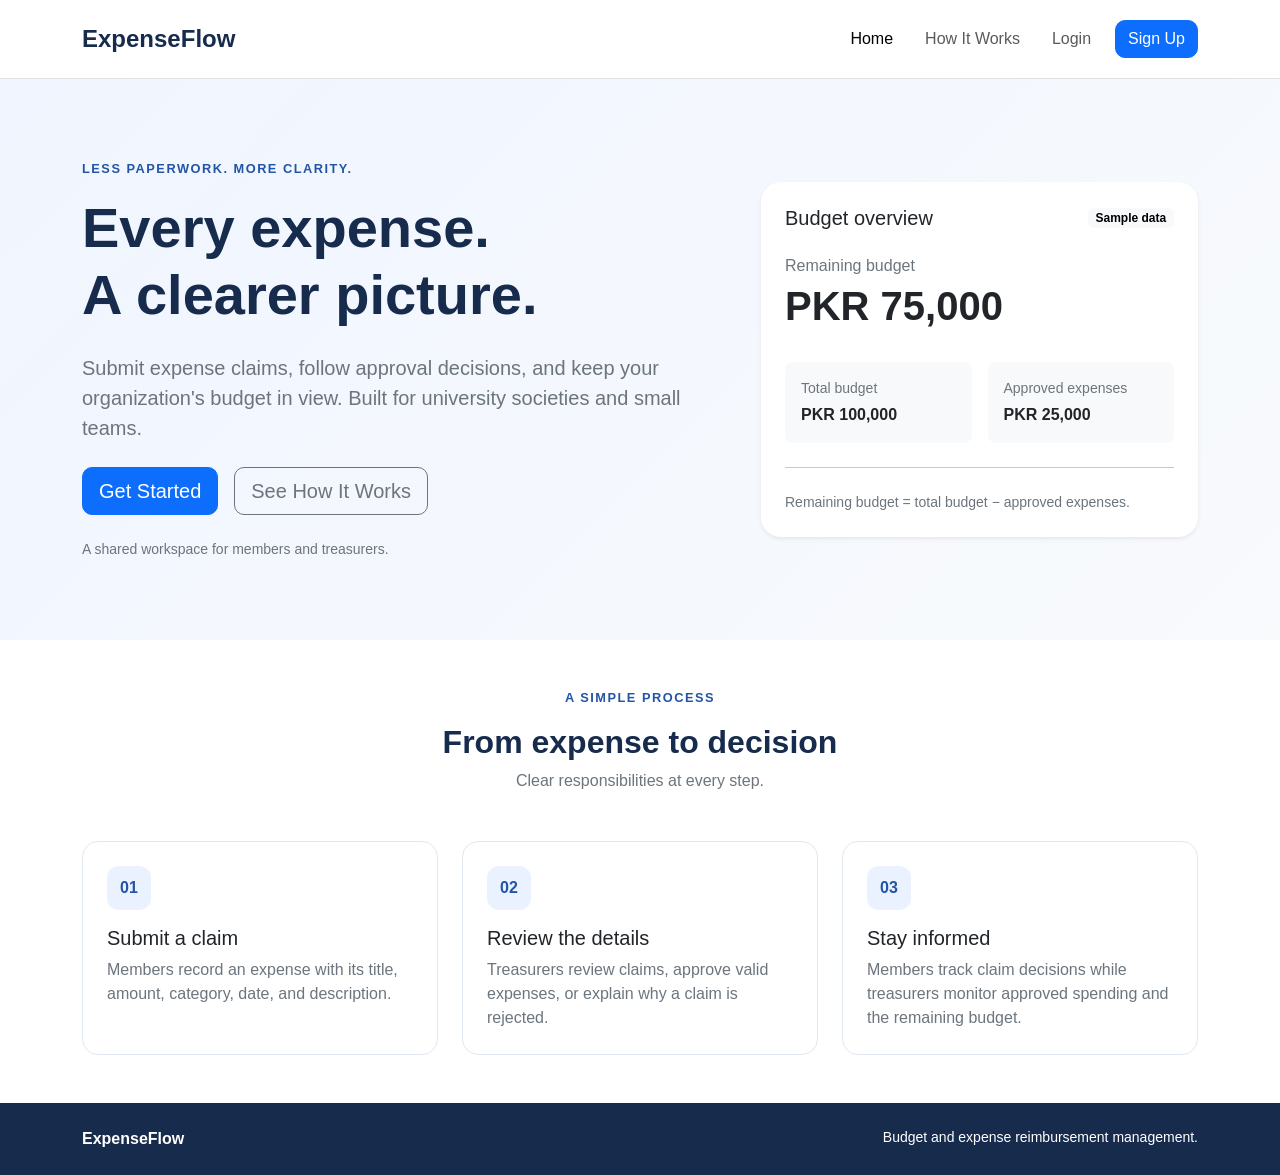
<file: index.html>
<!DOCTYPE html>
<html lang="en">
<head>
    <meta charset="UTF-8">
    <meta name="viewport" content="width=device-width, initial-scale=1.0">

    <title>ExpenseFlow | Home</title>

    <!-- Bootstrap styles -->
    <link
        href="https://cdn.jsdelivr.net/npm/bootstrap@5.3.8/dist/css/bootstrap.min.css"
        rel="stylesheet"
        integrity="sha384-sRIl4kxILFvY47J16cr9ZwB07vP4J8+LH7qKQnuqkuIAvNWLzeN8tE5YBujZqJLB"
        crossorigin="anonymous"
    >

    <!-- Our custom styles -->
    <link rel="stylesheet" href="css/style.css">
</head>

<body>
    <!-- Navigation bar -->
    <nav class="navbar navbar-expand-lg bg-white border-bottom"
         aria-label="Main navigation">
        <div class="container">
            <a class="navbar-brand fw-bold brand-text" href="index.html">
                ExpenseFlow
            </a>

            <!-- Menu button for smaller screens -->
            <button
                class="navbar-toggler"
                type="button"
                data-bs-toggle="collapse"
                data-bs-target="#mainNavbar"
                aria-controls="mainNavbar"
                aria-expanded="false"
                aria-label="Toggle navigation"
            >
                <span class="navbar-toggler-icon"></span>
            </button>

            <div class="collapse navbar-collapse" id="mainNavbar">
                <ul class="navbar-nav ms-auto align-items-lg-center gap-lg-3">
                    <li class="nav-item">
                        <a class="nav-link active"
                           href="index.html"
                           aria-current="page">
                            Home
                        </a>
                    </li>

                    <li class="nav-item">
                        <a class="nav-link" href="#how-it-works">
                            How It Works
                        </a>
                    </li>

                    <li class="nav-item">
                        <a class="nav-link" href="login.html">
                            Login
                        </a>
                    </li>

                    <li class="nav-item">
                        <a class="btn btn-primary" href="signup.html">
                            Sign Up
                        </a>
                    </li>
                </ul>
            </div>
        </div>
    </nav>

    <main>
        <!-- Main introduction -->
        <section class="hero-section">
            <div class="container">
                <div class="row align-items-center g-5">

                    <!-- Left column: introduction -->
                    <div class="col-lg-7">
                        <p class="eyebrow">
                            LESS PAPERWORK. MORE CLARITY.
                        </p>

                        <h1 class="display-4 fw-bold mb-4">
                            Every expense.<br>
                            A clearer picture.
                        </h1>

                        <p class="lead text-secondary mb-4">
                            Submit expense claims, follow approval decisions,
                            and keep your organization's budget in view.
                            Built for university societies and small teams.
                        </p>

                        <div class="d-flex flex-wrap gap-3">
                            <a href="signup.html"
                               class="btn btn-primary btn-lg">
                                Get Started
                            </a>

                            <a href="#how-it-works"
                               class="btn btn-outline-secondary btn-lg">
                                See How It Works
                            </a>
                        </div>

                        <p class="small text-secondary mt-4 mb-0">
                            A shared workspace for members and treasurers.
                        </p>
                    </div>

                    <!-- Right column: example budget -->
                    <div class="col-lg-5">
                        <div class="card budget-preview border-0 shadow-sm">
                            <div class="card-body p-4">
                                <div class="d-flex justify-content-between
                                            align-items-center gap-2 mb-4">
                                    <h2 class="h5 mb-0">Budget overview</h2>
                                    <span class="badge text-bg-light">
                                        Sample data
                                    </span>
                                </div>

                                <p class="text-secondary mb-1">
                                    Remaining budget
                                </p>
                                <p class="display-6 fw-bold">
                                    PKR 75,000
                                </p>

                                <div class="row g-3 mt-2">
                                    <div class="col-sm-6">
                                        <div class="bg-light rounded-3 p-3">
                                            <p class="small text-secondary mb-1">
                                                Total budget
                                            </p>
                                            <p class="fw-bold mb-0">
                                                PKR 100,000
                                            </p>
                                        </div>
                                    </div>

                                    <div class="col-sm-6">
                                        <div class="bg-light rounded-3 p-3">
                                            <p class="small text-secondary mb-1">
                                                Approved expenses
                                            </p>
                                            <p class="fw-bold mb-0">
                                                PKR 25,000
                                            </p>
                                        </div>
                                    </div>
                                </div>

                                <hr class="my-4">

                                <p class="small text-secondary mb-0">
                                    Remaining budget = total budget
                                    − approved expenses.
                                </p>
                            </div>
                        </div>
                    </div>

                </div>
            </div>
        </section>

        <!-- Workflow explanation -->
        <section id="how-it-works" class="py-5 bg-white">
            <div class="container">
                <div class="text-center mb-5">
                    <p class="eyebrow">A SIMPLE PROCESS</p>
                    <h2 class="fw-bold">From expense to decision</h2>
                    <p class="text-secondary">
                        Clear responsibilities at every step.
                    </p>
                </div>

                <div class="row g-4">
                    <div class="col-md-4">
                        <div class="card feature-card h-100">
                            <div class="card-body p-4">
                                <span class="step-number mb-3">01</span>
                                <h3 class="h5">Submit a claim</h3>
                                <p class="text-secondary mb-0">
                                    Members record an expense with its title,
                                    amount, category, date, and description.
                                </p>
                            </div>
                        </div>
                    </div>

                    <div class="col-md-4">
                        <div class="card feature-card h-100">
                            <div class="card-body p-4">
                                <span class="step-number mb-3">02</span>
                                <h3 class="h5">Review the details</h3>
                                <p class="text-secondary mb-0">
                                    Treasurers review claims, approve valid
                                    expenses, or explain why a claim is rejected.
                                </p>
                            </div>
                        </div>
                    </div>

                    <div class="col-md-4">
                        <div class="card feature-card h-100">
                            <div class="card-body p-4">
                                <span class="step-number mb-3">03</span>
                                <h3 class="h5">Stay informed</h3>
                                <p class="text-secondary mb-0">
                                    Members track claim decisions while
                                    treasurers monitor approved spending
                                    and the remaining budget.
                                </p>
                            </div>
                        </div>
                    </div>
                </div>
            </div>
        </section>
    </main>

    <footer class="site-footer py-4">
        <div class="container d-flex flex-column flex-md-row
                    justify-content-between gap-2">
            <span class="fw-bold">ExpenseFlow</span>
            <span class="small">
                Budget and expense reimbursement management.
            </span>
        </div>
    </footer>

    <!-- Bootstrap JavaScript: enables the mobile navigation menu -->
    <script
        src="https://cdn.jsdelivr.net/npm/bootstrap@5.3.8/dist/js/bootstrap.bundle.min.js"
        integrity="sha384-FKyoEForCGlyvwx9Hj09JcYn3nv7wiPVlz7YYwJrWVcXK/BmnVDxM+D2scQbITxI"
        crossorigin="anonymous"
    ></script>
</body>
</html>
</file>
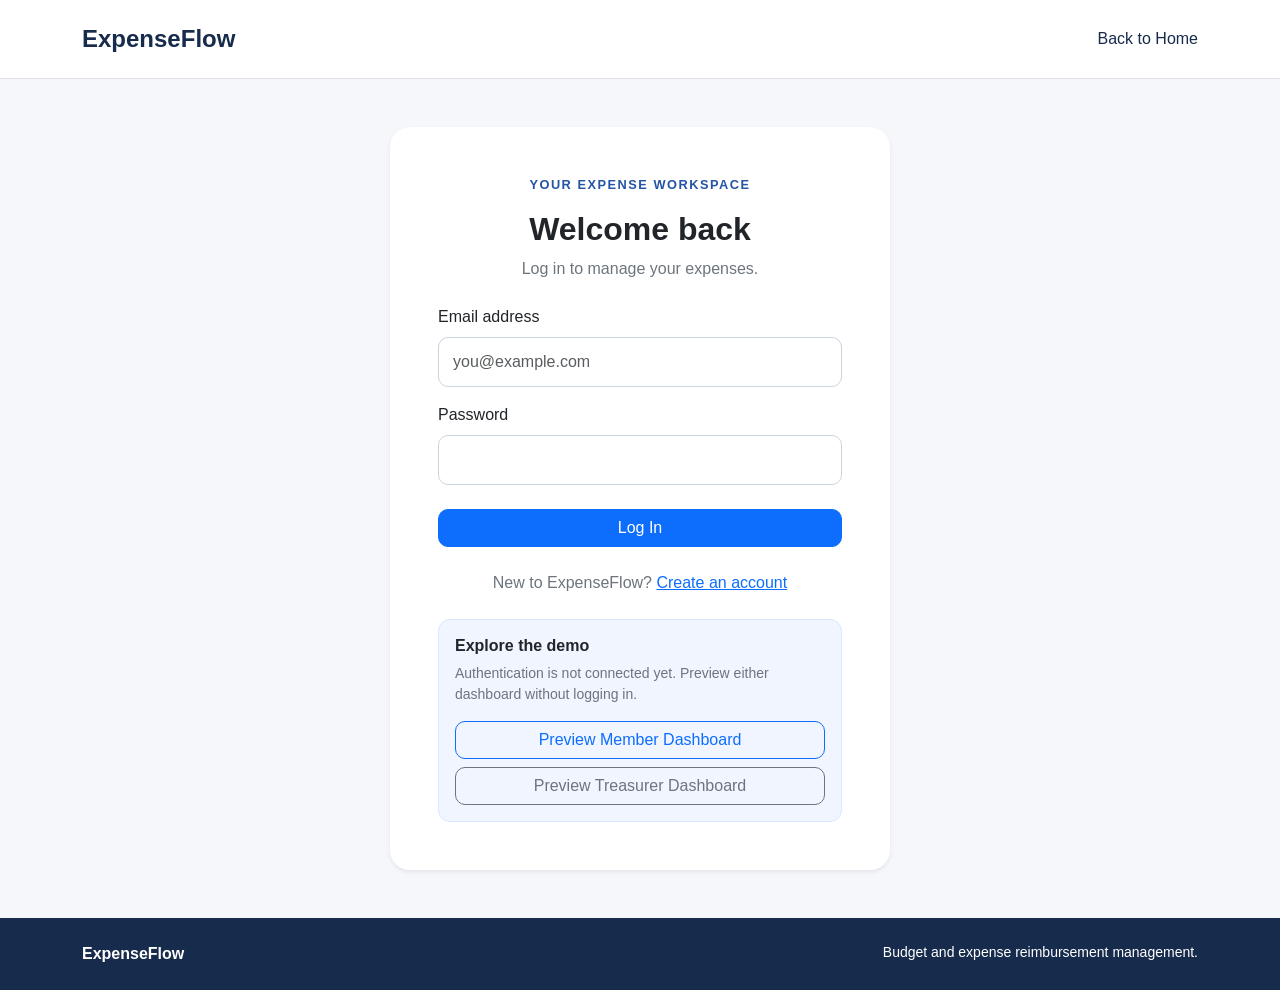
<file: login.html>
<!DOCTYPE html>
<html lang="en">
<head>
    <meta charset="UTF-8">
    <meta name="viewport" content="width=device-width, initial-scale=1.0">

    <title>ExpenseFlow | Login</title>

    <!-- Bootstrap styles -->
    <link
        href="https://cdn.jsdelivr.net/npm/bootstrap@5.3.8/dist/css/bootstrap.min.css"
        rel="stylesheet"
        integrity="sha384-sRIl4kxILFvY47J16cr9ZwB07vP4J8+LH7qKQnuqkuIAvNWLzeN8tE5YBujZqJLB"
        crossorigin="anonymous"
    >

    <!-- Shared ExpenseFlow styles -->
    <link rel="stylesheet" href="css/style.css">
</head>

<body class="d-flex flex-column min-vh-100">
    <!-- Simple navigation -->
    <nav class="navbar bg-white border-bottom"
         aria-label="Main navigation">
        <div class="container">
            <a class="navbar-brand fw-bold brand-text" href="index.html">
                ExpenseFlow
            </a>

            <a href="index.html" class="nav-link">
                Back to Home
            </a>
        </div>
    </nav>

    <main class="flex-grow-1 py-5">
        <div class="container">
            <div class="card auth-card border-0 shadow-sm mx-auto">
                <div class="card-body p-4 p-md-5">

                    <div class="text-center mb-4">
                        <p class="eyebrow">YOUR EXPENSE WORKSPACE</p>
                        <h1 class="h2 fw-bold">Welcome back</h1>
                        <p class="text-secondary mb-0">
                            Log in to manage your expenses.
                        </p>
                    </div>

                    <!-- Login form -->
                    <form id="loginForm">
                        <div class="mb-3">
                            <label for="email" class="form-label">
                                Email address
                            </label>

                            <input
                                type="email"
                                id="email"
                                class="form-control"
                                placeholder="you@example.com"
                                autocomplete="username"
                                required
                            >
                        </div>

                        <div class="mb-4">
                            <label for="password" class="form-label">
                                Password
                            </label>

                            <input
                                type="password"
                                id="password"
                                class="form-control"
                                autocomplete="current-password"
                                required
                            >
                        </div>

                        <button type="submit"
                                class="btn btn-primary w-100">
                            Log In
                        </button>

                        <p id="loginMessage"
                           class="small text-primary mt-3 mb-0"
                           role="status"></p>
                    </form>

                    <p class="text-center text-secondary mt-4 mb-0">
                        New to ExpenseFlow?
                        <a href="signup.html">Create an account</a>
                    </p>

                    <!-- Preview navigation for the static deliverable -->
                    <div class="demo-panel mt-4 p-3">
                        <h2 class="h6 fw-bold">Explore the demo</h2>

                        <p class="small text-secondary">
                            Authentication is not connected yet.
                            Preview either dashboard without logging in.
                        </p>

                        <div class="d-grid gap-2">
                            <a href="member-dashboard.html"
                               class="btn btn-outline-primary">
                                Preview Member Dashboard
                            </a>

                            <a href="treasurer-dashboard.html"
                               class="btn btn-outline-secondary">
                                Preview Treasurer Dashboard
                            </a>
                        </div>
                    </div>

                </div>
            </div>
        </div>
    </main>

    <footer class="site-footer py-4">
        <div class="container d-flex flex-column flex-md-row
                    justify-content-between gap-2">
            <span class="fw-bold">ExpenseFlow</span>
            <span class="small">
                Budget and expense reimbursement management.
            </span>
        </div>
    </footer>

    <!-- Small interaction for this static prototype -->
    <script>
        const loginForm = document.getElementById("loginForm");
        const loginMessage = document.getElementById("loginMessage");

        loginForm.addEventListener("submit", function (event) {
            event.preventDefault();

            loginMessage.textContent =
                "This is a static demo. Use the preview links below to explore the dashboards.";
        });
    </script>
</body>
</html>
</file>
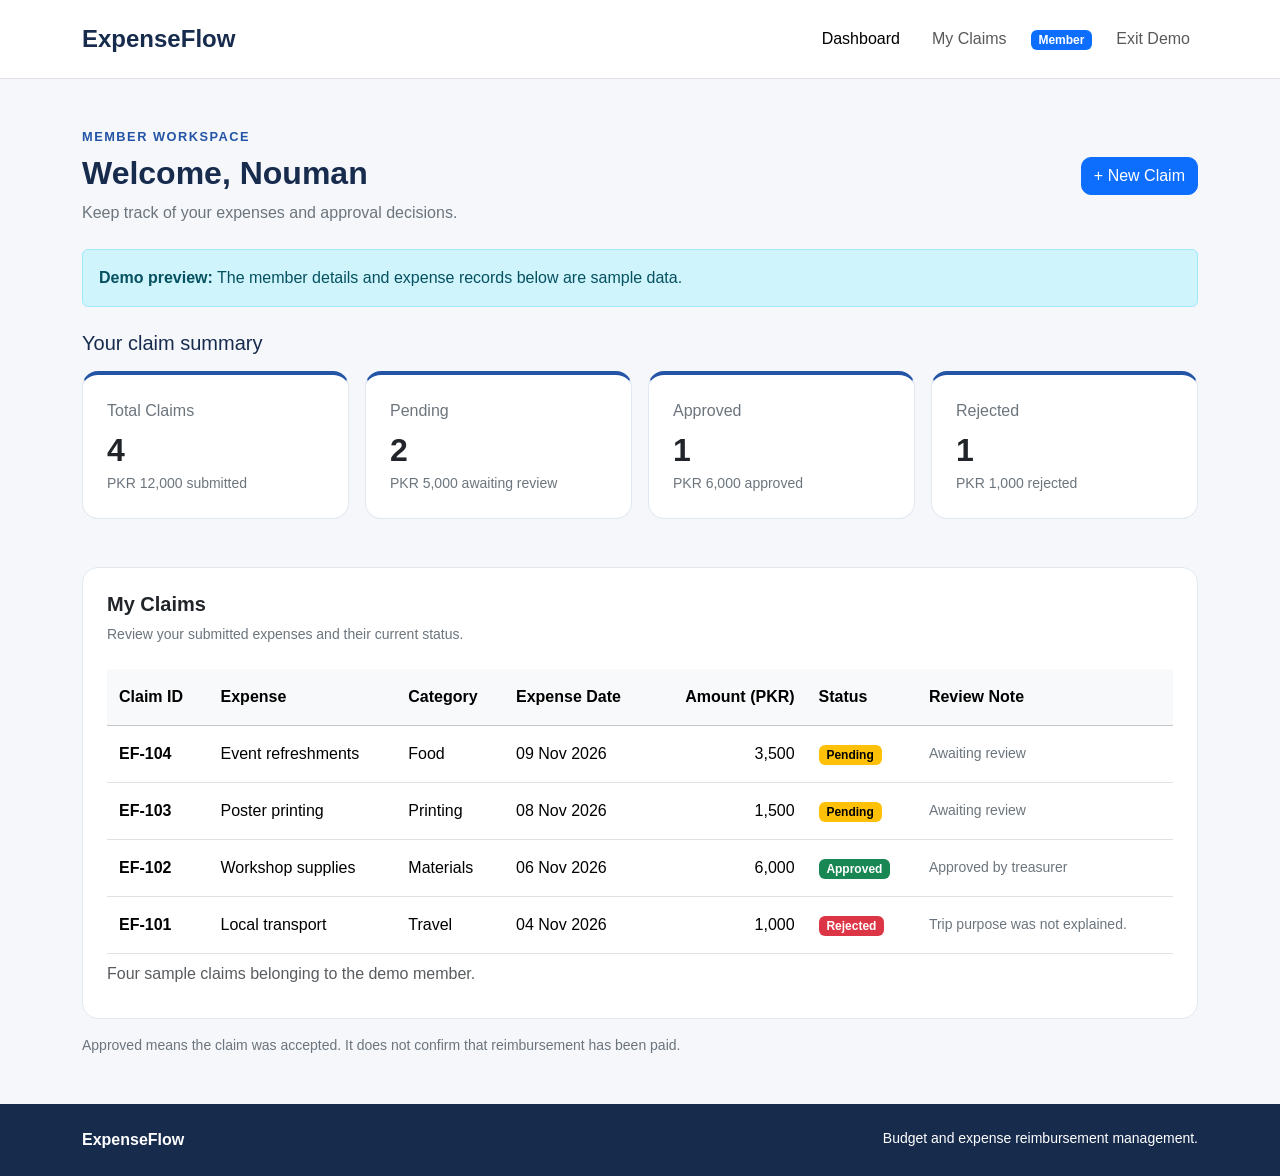
<file: member-dashboard.html>
<!DOCTYPE html>
<html lang="en">
<head>
    <meta charset="UTF-8">
    <meta name="viewport" content="width=device-width, initial-scale=1.0">

    <title>ExpenseFlow | Member Dashboard</title>

    <!-- Bootstrap styles -->
    <link
        href="https://cdn.jsdelivr.net/npm/bootstrap@5.3.8/dist/css/bootstrap.min.css"
        rel="stylesheet"
        integrity="sha384-sRIl4kxILFvY47J16cr9ZwB07vP4J8+LH7qKQnuqkuIAvNWLzeN8tE5YBujZqJLB"
        crossorigin="anonymous"
    >

    <!-- Shared ExpenseFlow styles -->
    <link rel="stylesheet" href="css/style.css">
</head>

<body class="d-flex flex-column min-vh-100">
    <!-- Dashboard navigation -->
    <nav class="navbar navbar-expand-lg bg-white border-bottom"
         aria-label="Member navigation">
        <div class="container">
            <a class="navbar-brand fw-bold brand-text" href="index.html">
                ExpenseFlow
            </a>

            <button
                class="navbar-toggler"
                type="button"
                data-bs-toggle="collapse"
                data-bs-target="#memberNavbar"
                aria-controls="memberNavbar"
                aria-expanded="false"
                aria-label="Toggle navigation"
            >
                <span class="navbar-toggler-icon"></span>
            </button>

            <div class="collapse navbar-collapse" id="memberNavbar">
                <ul class="navbar-nav ms-auto align-items-lg-center gap-lg-3">
                    <li class="nav-item">
                        <a class="nav-link active"
                           href="member-dashboard.html"
                           aria-current="page">
                            Dashboard
                        </a>
                    </li>

                    <li class="nav-item">
                        <a class="nav-link" href="#my-claims">
                            My Claims
                        </a>
                    </li>

                    <li class="nav-item">
                        <span class="badge text-bg-primary">Member</span>
                    </li>

                    <li class="nav-item">
                        <a class="nav-link" href="login.html">
                            Exit Demo
                        </a>
                    </li>
                </ul>
            </div>
        </div>
    </nav>

    <main class="flex-grow-1 py-5">
        <div class="container">
            <!-- Page heading -->
            <div class="d-flex flex-column flex-md-row
                        justify-content-between align-items-md-center
                        gap-3 mb-4">
                <div>
                    <p class="eyebrow mb-2">MEMBER WORKSPACE</p>
                    <h1 class="h2 fw-bold">Welcome, Nouman</h1>
                    <p class="text-secondary mb-0">
                        Keep track of your expenses and approval decisions.
                    </p>
                </div>

                <button
                    type="button"
                    id="newClaimButton"
                    class="btn btn-primary align-self-start align-self-md-center"
                >
                    + New Claim
                </button>
            </div>

            <div class="alert alert-info mb-4">
                <strong>Demo preview:</strong>
                The member details and expense records below are sample data.
            </div>

            <p id="claimMessage"
               class="small text-primary"
               role="status"></p>

            <!-- Claim summary -->
            <section aria-labelledby="summaryHeading" class="mb-5">
                <h2 id="summaryHeading" class="h5 mb-3">
                    Your claim summary
                </h2>

                <div class="row g-3">
                    <div class="col-sm-6 col-lg-3">
                        <div class="card summary-card h-100">
                            <div class="card-body p-4">
                                <p class="text-secondary mb-2">
                                    Total Claims
                                </p>
                                <p class="h2 fw-bold mb-1">4</p>
                                <p class="small text-secondary mb-0">
                                    PKR 12,000 submitted
                                </p>
                            </div>
                        </div>
                    </div>

                    <div class="col-sm-6 col-lg-3">
                        <div class="card summary-card h-100">
                            <div class="card-body p-4">
                                <p class="text-secondary mb-2">
                                    Pending
                                </p>
                                <p class="h2 fw-bold mb-1">2</p>
                                <p class="small text-secondary mb-0">
                                    PKR 5,000 awaiting review
                                </p>
                            </div>
                        </div>
                    </div>

                    <div class="col-sm-6 col-lg-3">
                        <div class="card summary-card h-100">
                            <div class="card-body p-4">
                                <p class="text-secondary mb-2">
                                    Approved
                                </p>
                                <p class="h2 fw-bold mb-1">1</p>
                                <p class="small text-secondary mb-0">
                                    PKR 6,000 approved
                                </p>
                            </div>
                        </div>
                    </div>

                    <div class="col-sm-6 col-lg-3">
                        <div class="card summary-card h-100">
                            <div class="card-body p-4">
                                <p class="text-secondary mb-2">
                                    Rejected
                                </p>
                                <p class="h2 fw-bold mb-1">1</p>
                                <p class="small text-secondary mb-0">
                                    PKR 1,000 rejected
                                </p>
                            </div>
                        </div>
                    </div>
                </div>
            </section>

            <!-- Personal expense records -->
            <section id="my-claims" aria-labelledby="claimsHeading">
                <div class="card dashboard-panel">
                    <div class="card-body p-4">
                        <h2 id="claimsHeading" class="h5 fw-bold">
                            My Claims
                        </h2>
                        <p class="text-secondary small mb-4">
                            Review your submitted expenses and their current status.
                        </p>

                        <div class="table-responsive">
                            <table class="table align-middle mb-0">
                                <caption>
                                    Four sample claims belonging to the demo member.
                                </caption>

                                <thead class="table-light">
                                    <tr>
                                        <th scope="col">Claim ID</th>
                                        <th scope="col">Expense</th>
                                        <th scope="col">Category</th>
                                        <th scope="col">Expense Date</th>
                                        <th scope="col" class="text-end">
                                            Amount (PKR)
                                        </th>
                                        <th scope="col">Status</th>
                                        <th scope="col">Review Note</th>
                                    </tr>
                                </thead>

                                <tbody>
                                    <tr>
                                        <th scope="row" class="text-nowrap">
                                            EF-104
                                        </th>
                                        <td>Event refreshments</td>
                                        <td>Food</td>
                                        <td class="text-nowrap">09 Nov 2026</td>
                                        <td class="text-end">3,500</td>
                                        <td>
                                            <span class="badge text-bg-warning">
                                                Pending
                                            </span>
                                        </td>
                                        <td class="small text-secondary">
                                            Awaiting review
                                        </td>
                                    </tr>

                                    <tr>
                                        <th scope="row" class="text-nowrap">
                                            EF-103
                                        </th>
                                        <td>Poster printing</td>
                                        <td>Printing</td>
                                        <td class="text-nowrap">08 Nov 2026</td>
                                        <td class="text-end">1,500</td>
                                        <td>
                                            <span class="badge text-bg-warning">
                                                Pending
                                            </span>
                                        </td>
                                        <td class="small text-secondary">
                                            Awaiting review
                                        </td>
                                    </tr>

                                    <tr>
                                        <th scope="row" class="text-nowrap">
                                            EF-102
                                        </th>
                                        <td>Workshop supplies</td>
                                        <td>Materials</td>
                                        <td class="text-nowrap">06 Nov 2026</td>
                                        <td class="text-end">6,000</td>
                                        <td>
                                            <span class="badge text-bg-success">
                                                Approved
                                            </span>
                                        </td>
                                        <td class="small text-secondary">
                                            Approved by treasurer
                                        </td>
                                    </tr>

                                    <tr>
                                        <th scope="row" class="text-nowrap">
                                            EF-101
                                        </th>
                                        <td>Local transport</td>
                                        <td>Travel</td>
                                        <td class="text-nowrap">04 Nov 2026</td>
                                        <td class="text-end">1,000</td>
                                        <td>
                                            <span class="badge text-bg-danger">
                                                Rejected
                                            </span>
                                        </td>
                                        <td class="small text-secondary">
                                            Trip purpose was not explained.
                                        </td>
                                    </tr>
                                </tbody>
                            </table>
                        </div>
                    </div>
                </div>
            </section>

            <p class="small text-secondary mt-3 mb-0">
                Approved means the claim was accepted.
                It does not confirm that reimbursement has been paid.
            </p>
        </div>
    </main>

    <footer class="site-footer py-4">
        <div class="container d-flex flex-column flex-md-row
                    justify-content-between gap-2">
            <span class="fw-bold">ExpenseFlow</span>
            <span class="small">
                Budget and expense reimbursement management.
            </span>
        </div>
    </footer>

    <!-- Bootstrap mobile navigation -->
    <script
        src="https://cdn.jsdelivr.net/npm/bootstrap@5.3.8/dist/js/bootstrap.bundle.min.js"
        integrity="sha384-FKyoEForCGlyvwx9Hj09JcYn3nv7wiPVlz7YYwJrWVcXK/BmnVDxM+D2scQbITxI"
        crossorigin="anonymous"
    ></script>

    <!-- Static preview interaction -->
    <script>
        const newClaimButton =
            document.getElementById("newClaimButton");

        const claimMessage =
            document.getElementById("claimMessage");

        newClaimButton.addEventListener("click", function () {
            claimMessage.textContent =
                "Expense submission will be added in a later deliverable. This preview does not create or save claims.";
        });
    </script>
</body>
</html>
</file>
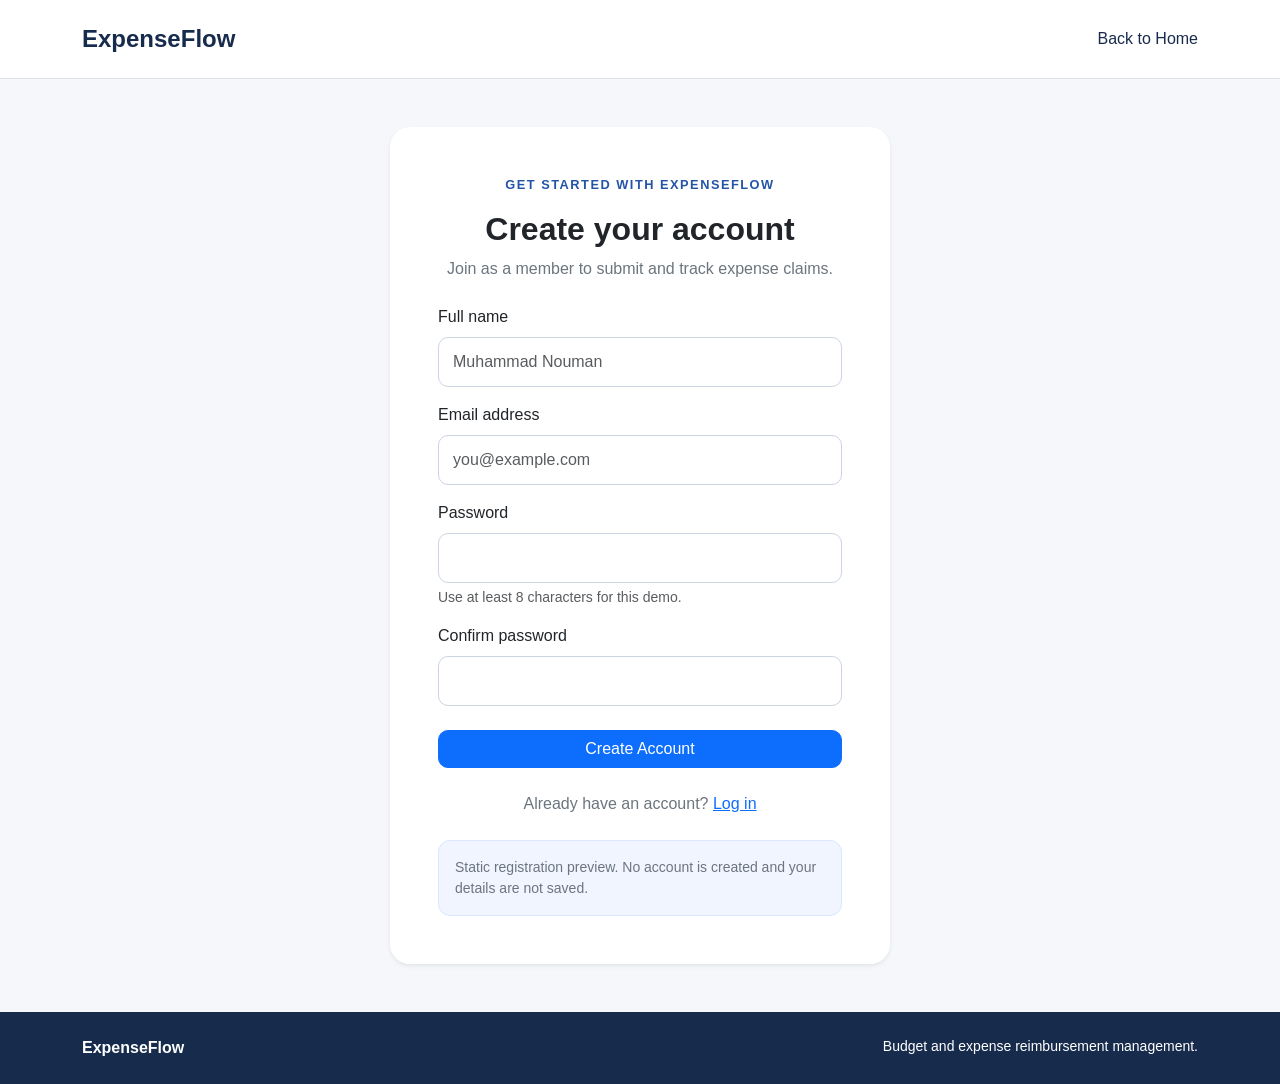
<file: signup.html>
<!DOCTYPE html>
<html lang="en">
<head>
    <meta charset="UTF-8">
    <meta name="viewport" content="width=device-width, initial-scale=1.0">

    <title>ExpenseFlow | Sign Up</title>

    <!-- Bootstrap styles -->
    <link
        href="https://cdn.jsdelivr.net/npm/bootstrap@5.3.8/dist/css/bootstrap.min.css"
        rel="stylesheet"
        integrity="sha384-sRIl4kxILFvY47J16cr9ZwB07vP4J8+LH7qKQnuqkuIAvNWLzeN8tE5YBujZqJLB"
        crossorigin="anonymous"
    >

    <!-- Shared ExpenseFlow styles -->
    <link rel="stylesheet" href="css/style.css">
</head>

<body class="d-flex flex-column min-vh-100">
    <nav class="navbar bg-white border-bottom"
         aria-label="Main navigation">
        <div class="container">
            <a class="navbar-brand fw-bold brand-text" href="index.html">
                ExpenseFlow
            </a>

            <a href="index.html" class="nav-link">
                Back to Home
            </a>
        </div>
    </nav>

    <main class="flex-grow-1 py-5">
        <div class="container">
            <div class="card auth-card border-0 shadow-sm mx-auto">
                <div class="card-body p-4 p-md-5">

                    <div class="text-center mb-4">
                        <p class="eyebrow">GET STARTED WITH EXPENSEFLOW</p>
                        <h1 class="h2 fw-bold">Create your account</h1>
                        <p class="text-secondary mb-0">
                            Join as a member to submit and track expense claims.
                        </p>
                    </div>

                    <form id="signupForm">
                        <!-- Full name -->
                        <div class="mb-3">
                            <label for="fullName" class="form-label">
                                Full name
                            </label>

                            <input
                                type="text"
                                id="fullName"
                                class="form-control"
                                placeholder="Muhammad Nouman"
                                autocomplete="name"
                                required
                            >
                        </div>

                        <!-- Email -->
                        <div class="mb-3">
                            <label for="email" class="form-label">
                                Email address
                            </label>

                            <input
                                type="email"
                                id="email"
                                class="form-control"
                                placeholder="you@example.com"
                                autocomplete="email"
                                required
                            >
                        </div>

                        <!-- Password -->
                        <div class="mb-3">
                            <label for="password" class="form-label">
                                Password
                            </label>

                            <input
                                type="password"
                                id="password"
                                class="form-control"
                                autocomplete="new-password"
                                minlength="8"
                                aria-describedby="passwordHelp"
                                required
                            >

                            <div id="passwordHelp" class="form-text">
                                Use at least 8 characters for this demo.
                            </div>
                        </div>

                        <!-- Confirm password -->
                        <div class="mb-4">
                            <label for="confirmPassword" class="form-label">
                                Confirm password
                            </label>

                            <input
                                type="password"
                                id="confirmPassword"
                                class="form-control"
                                autocomplete="new-password"
                                minlength="8"
                                required
                            >
                        </div>

                        <button type="submit"
                                class="btn btn-primary w-100">
                            Create Account
                        </button>

                        <p id="signupMessage"
                           class="small mt-3 mb-0"
                           role="status"></p>
                    </form>

                    <p class="text-center text-secondary mt-4 mb-0">
                        Already have an account?
                        <a href="login.html">Log in</a>
                    </p>

                    <div class="demo-panel mt-4 p-3">
                        <p class="small text-secondary mb-0">
                            Static registration preview.
                            No account is created and your details are not saved.
                        </p>
                    </div>

                </div>
            </div>
        </div>
    </main>

    <footer class="site-footer py-4">
        <div class="container d-flex flex-column flex-md-row
                    justify-content-between gap-2">
            <span class="fw-bold">ExpenseFlow</span>
            <span class="small">
                Budget and expense reimbursement management.
            </span>
        </div>
    </footer>

    <script>
        const signupForm = document.getElementById("signupForm");
        const fullName = document.getElementById("fullName");
        const password = document.getElementById("password");
        const confirmPassword =
            document.getElementById("confirmPassword");
        const signupMessage =
            document.getElementById("signupMessage");

        // Clear an old message when the user edits the form.
        signupForm.addEventListener("input", function () {
            signupMessage.textContent = "";
        });

        signupForm.addEventListener("submit", function (event) {
            event.preventDefault();

            // Reject a name containing only spaces.
            if (fullName.value.trim() === "") {
                signupMessage.className =
                    "small mt-3 mb-0 text-danger";

                signupMessage.textContent =
                    "Please enter your name, not just spaces.";

                fullName.focus();
                return;
            }

            // Check whether both passwords match.
            if (password.value !== confirmPassword.value) {
                signupMessage.className =
                    "small mt-3 mb-0 text-danger";

                signupMessage.textContent =
                    "Passwords do not match. Please enter them again.";

                confirmPassword.focus();
                return;
            }

            // Report validation only; no account is created.
            signupMessage.className =
                "small mt-3 mb-0 text-success";

            signupMessage.textContent =
                "Your entries passed the demo checks. No account has been created.";
        });
    </script>
</body>
</html>
</file>
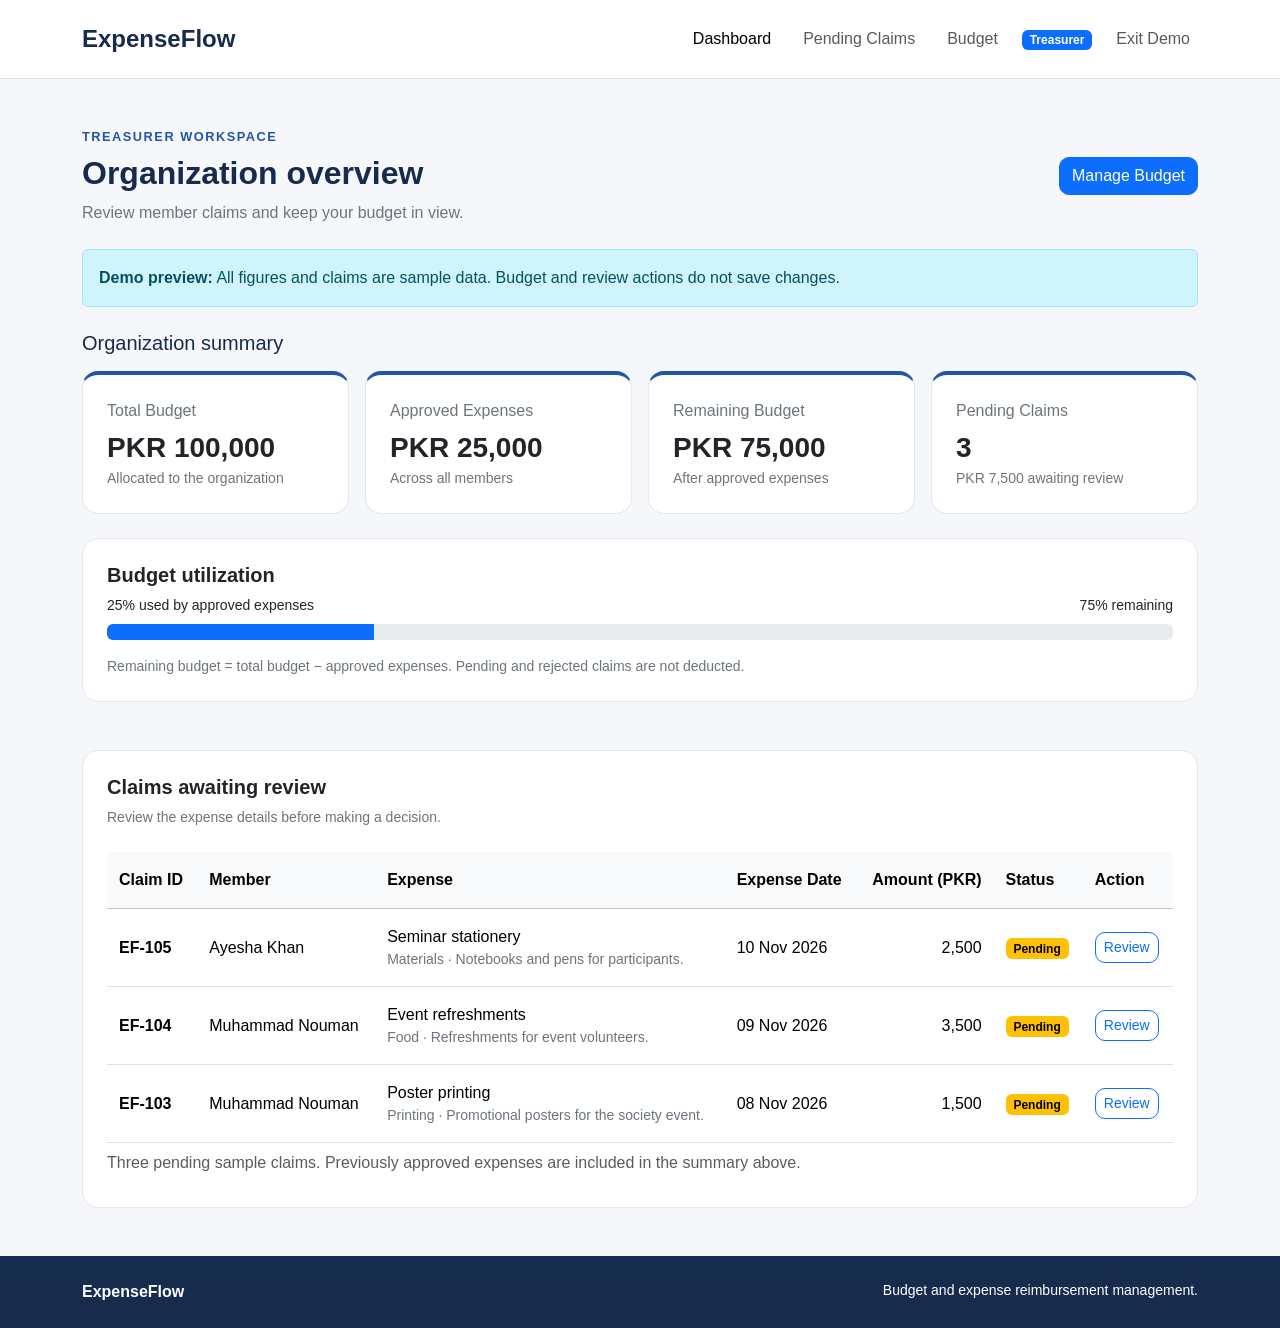
<file: treasurer-dashboard.html>
<!DOCTYPE html>
<html lang="en">
<head>
    <meta charset="UTF-8">
    <meta name="viewport" content="width=device-width, initial-scale=1.0">

    <title>ExpenseFlow | Treasurer Dashboard</title>

    <!-- Bootstrap styles -->
    <link
        href="https://cdn.jsdelivr.net/npm/bootstrap@5.3.8/dist/css/bootstrap.min.css"
        rel="stylesheet"
        integrity="sha384-sRIl4kxILFvY47J16cr9ZwB07vP4J8+LH7qKQnuqkuIAvNWLzeN8tE5YBujZqJLB"
        crossorigin="anonymous"
    >

    <!-- Shared ExpenseFlow styles -->
    <link rel="stylesheet" href="css/style.css">
</head>

<body class="d-flex flex-column min-vh-100">
    <!-- Treasurer navigation -->
    <nav class="navbar navbar-expand-lg bg-white border-bottom"
         aria-label="Treasurer navigation">
        <div class="container">
            <a class="navbar-brand fw-bold brand-text" href="index.html">
                ExpenseFlow
            </a>

            <button
                class="navbar-toggler"
                type="button"
                data-bs-toggle="collapse"
                data-bs-target="#treasurerNavbar"
                aria-controls="treasurerNavbar"
                aria-expanded="false"
                aria-label="Toggle navigation"
            >
                <span class="navbar-toggler-icon"></span>
            </button>

            <div class="collapse navbar-collapse" id="treasurerNavbar">
                <ul class="navbar-nav ms-auto align-items-lg-center gap-lg-3">
                    <li class="nav-item">
                        <a class="nav-link active"
                           href="treasurer-dashboard.html"
                           aria-current="page">
                            Dashboard
                        </a>
                    </li>

                    <li class="nav-item">
                        <a class="nav-link" href="#pending-claims">
                            Pending Claims
                        </a>
                    </li>

                    <li class="nav-item">
                        <a class="nav-link" href="#budget-overview">
                            Budget
                        </a>
                    </li>

                    <li class="nav-item">
                        <span class="badge text-bg-primary">
                            Treasurer
                        </span>
                    </li>

                    <li class="nav-item">
                        <a class="nav-link" href="login.html">
                            Exit Demo
                        </a>
                    </li>
                </ul>
            </div>
        </div>
    </nav>

    <main class="flex-grow-1 py-5">
        <div class="container">
            <!-- Heading -->
            <div class="d-flex flex-column flex-md-row
                        justify-content-between align-items-md-center
                        gap-3 mb-4">
                <div>
                    <p class="eyebrow mb-2">TREASURER WORKSPACE</p>
                    <h1 class="h2 fw-bold">Organization overview</h1>
                    <p class="text-secondary mb-0">
                        Review member claims and keep your budget in view.
                    </p>
                </div>

                <button
                    type="button"
                    id="manageBudgetButton"
                    class="btn btn-primary align-self-start align-self-md-center"
                >
                    Manage Budget
                </button>
            </div>

            <div class="alert alert-info mb-4">
                <strong>Demo preview:</strong>
                All figures and claims are sample data.
                Budget and review actions do not save changes.
            </div>

            <p id="budgetMessage"
               class="small text-primary"
               role="status"></p>

            <!-- Organization summary -->
            <section aria-labelledby="summaryHeading" class="mb-4">
                <h2 id="summaryHeading" class="h5 mb-3">
                    Organization summary
                </h2>

                <div class="row g-3">
                    <div class="col-sm-6 col-lg-3">
                        <div class="card summary-card h-100">
                            <div class="card-body p-4">
                                <p class="text-secondary mb-2">
                                    Total Budget
                                </p>
                                <p class="h3 fw-bold mb-1">
                                    PKR 100,000
                                </p>
                                <p class="small text-secondary mb-0">
                                    Allocated to the organization
                                </p>
                            </div>
                        </div>
                    </div>

                    <div class="col-sm-6 col-lg-3">
                        <div class="card summary-card h-100">
                            <div class="card-body p-4">
                                <p class="text-secondary mb-2">
                                    Approved Expenses
                                </p>
                                <p class="h3 fw-bold mb-1">
                                    PKR 25,000
                                </p>
                                <p class="small text-secondary mb-0">
                                    Across all members
                                </p>
                            </div>
                        </div>
                    </div>

                    <div class="col-sm-6 col-lg-3">
                        <div class="card summary-card h-100">
                            <div class="card-body p-4">
                                <p class="text-secondary mb-2">
                                    Remaining Budget
                                </p>
                                <p class="h3 fw-bold mb-1">
                                    PKR 75,000
                                </p>
                                <p class="small text-secondary mb-0">
                                    After approved expenses
                                </p>
                            </div>
                        </div>
                    </div>

                    <div class="col-sm-6 col-lg-3">
                        <div class="card summary-card h-100">
                            <div class="card-body p-4">
                                <p class="text-secondary mb-2">
                                    Pending Claims
                                </p>
                                <p class="h3 fw-bold mb-1">3</p>
                                <p class="small text-secondary mb-0">
                                    PKR 7,500 awaiting review
                                </p>
                            </div>
                        </div>
                    </div>
                </div>
            </section>

            <!-- Budget utilization -->
            <section id="budget-overview"
                     aria-labelledby="budgetHeading"
                     class="mb-5">
                <div class="card dashboard-panel">
                    <div class="card-body p-4">
                        <h2 id="budgetHeading" class="h5 fw-bold">
                            Budget utilization
                        </h2>

                        <div class="d-flex justify-content-between
                                    flex-wrap gap-2 small mb-2">
                            <span>25% used by approved expenses</span>
                            <span>75% remaining</span>
                        </div>

                        <div class="progress"
                             role="progressbar"
                             aria-label="Budget used by approved expenses"
                             aria-valuenow="25"
                             aria-valuemin="0"
                             aria-valuemax="100">
                            <div class="progress-bar" style="width: 25%;"></div>
                        </div>

                        <p class="small text-secondary mt-3 mb-0">
                            Remaining budget = total budget − approved expenses.
                            Pending and rejected claims are not deducted.
                        </p>
                    </div>
                </div>
            </section>

            <!-- Pending claims -->
            <section id="pending-claims"
                     aria-labelledby="pendingHeading">
                <div class="card dashboard-panel">
                    <div class="card-body p-4">
                        <h2 id="pendingHeading" class="h5 fw-bold">
                            Claims awaiting review
                        </h2>

                        <p class="small text-secondary mb-4">
                            Review the expense details before making a decision.
                        </p>

                        <p id="reviewMessage"
                           class="small text-primary"
                           role="status"></p>

                        <div class="table-responsive">
                            <table class="table align-middle mb-0">
                                <caption>
                                    Three pending sample claims.
                                    Previously approved expenses are included
                                    in the summary above.
                                </caption>

                                <thead class="table-light">
                                    <tr>
                                        <th scope="col">Claim ID</th>
                                        <th scope="col">Member</th>
                                        <th scope="col">Expense</th>
                                        <th scope="col">Expense Date</th>
                                        <th scope="col" class="text-end">
                                            Amount (PKR)
                                        </th>
                                        <th scope="col">Status</th>
                                        <th scope="col">Action</th>
                                    </tr>
                                </thead>

                                <tbody>
                                    <tr>
                                        <th scope="row" class="text-nowrap">
                                            EF-105
                                        </th>
                                        <td>Ayesha Khan</td>
                                        <td>
                                            Seminar stationery
                                            <span class="d-block small text-secondary">
                                                Materials · Notebooks and pens
                                                for participants.
                                            </span>
                                        </td>
                                        <td class="text-nowrap">
                                            10 Nov 2026
                                        </td>
                                        <td class="text-end">2,500</td>
                                        <td>
                                            <span class="badge text-bg-warning">
                                                Pending
                                            </span>
                                        </td>
                                        <td>
                                            <button
                                                type="button"
                                                class="btn btn-outline-primary btn-sm review-button"
                                                data-claim-id="EF-105"
                                                aria-label="Review claim EF-105"
                                            >
                                                Review
                                            </button>
                                        </td>
                                    </tr>

                                    <tr>
                                        <th scope="row" class="text-nowrap">
                                            EF-104
                                        </th>
                                        <td>Muhammad Nouman</td>
                                        <td>
                                            Event refreshments
                                            <span class="d-block small text-secondary">
                                                Food · Refreshments for
                                                event volunteers.
                                            </span>
                                        </td>
                                        <td class="text-nowrap">
                                            09 Nov 2026
                                        </td>
                                        <td class="text-end">3,500</td>
                                        <td>
                                            <span class="badge text-bg-warning">
                                                Pending
                                            </span>
                                        </td>
                                        <td>
                                            <button
                                                type="button"
                                                class="btn btn-outline-primary btn-sm review-button"
                                                data-claim-id="EF-104"
                                                aria-label="Review claim EF-104"
                                            >
                                                Review
                                            </button>
                                        </td>
                                    </tr>

                                    <tr>
                                        <th scope="row" class="text-nowrap">
                                            EF-103
                                        </th>
                                        <td>Muhammad Nouman</td>
                                        <td>
                                            Poster printing
                                            <span class="d-block small text-secondary">
                                                Printing · Promotional posters
                                                for the society event.
                                            </span>
                                        </td>
                                        <td class="text-nowrap">
                                            08 Nov 2026
                                        </td>
                                        <td class="text-end">1,500</td>
                                        <td>
                                            <span class="badge text-bg-warning">
                                                Pending
                                            </span>
                                        </td>
                                        <td>
                                            <button
                                                type="button"
                                                class="btn btn-outline-primary btn-sm review-button"
                                                data-claim-id="EF-103"
                                                aria-label="Review claim EF-103"
                                            >
                                                Review
                                            </button>
                                        </td>
                                    </tr>
                                </tbody>
                            </table>
                        </div>
                    </div>
                </div>
            </section>
        </div>
    </main>

    <footer class="site-footer py-4">
        <div class="container d-flex flex-column flex-md-row
                    justify-content-between gap-2">
            <span class="fw-bold">ExpenseFlow</span>
            <span class="small">
                Budget and expense reimbursement management.
            </span>
        </div>
    </footer>

    <!-- Bootstrap mobile navigation -->
    <script
        src="https://cdn.jsdelivr.net/npm/bootstrap@5.3.8/dist/js/bootstrap.bundle.min.js"
        integrity="sha384-FKyoEForCGlyvwx9Hj09JcYn3nv7wiPVlz7YYwJrWVcXK/BmnVDxM+D2scQbITxI"
        crossorigin="anonymous"
    ></script>

    <script>
        const manageBudgetButton =
            document.getElementById("manageBudgetButton");

        const budgetMessage =
            document.getElementById("budgetMessage");

        manageBudgetButton.addEventListener("click", function () {
            budgetMessage.textContent =
                "Budget editing will be added in a later deliverable. No budget values have been changed.";
        });

        const reviewButtons =
            document.querySelectorAll(".review-button");

        const reviewMessage =
            document.getElementById("reviewMessage");

        reviewButtons.forEach(function (button) {
            button.addEventListener("click", function () {
                const claimId = button.dataset.claimId;

                reviewMessage.textContent =
                    "Demo: " + claimId +
                    " selected. Approval and rejection with a reason will be added later. The claim remains Pending.";
            });
        });
    </script>
</body>
</html>
</file>
<file: css/style.css>
/* General page appearance */
body {
    font-family: "Segoe UI", Arial, sans-serif;
    background-color: #f5f7fb;
    color: #172b4d;
}

/* Navigation */
.navbar {
    padding-top: 16px;
    padding-bottom: 16px;
}

.brand-text,
.brand-text:hover {
    color: #172b4d;
    font-size: 1.5rem;
}

/* Home page introduction */
.hero-section {
    padding: 80px 0;
    background: linear-gradient(135deg, #f0f5ff, #f8fafc);
}

.eyebrow {
    color: #2454a6;
    font-size: 0.8rem;
    font-weight: 700;
    letter-spacing: 1.5px;
}

/* Cards */
.budget-preview {
    border-radius: 20px;
}

.feature-card {
    border: 1px solid #e2e8f0;
    border-radius: 16px;
}

.step-number {
    display: inline-flex;
    align-items: center;
    justify-content: center;
    width: 44px;
    height: 44px;
    border-radius: 12px;
    background-color: #eaf1ff;
    color: #2454a6;
    font-weight: 700;
}

/* Shared button shape */
.btn {
    border-radius: 10px;
}

/* Footer */
.site-footer {
    background-color: #172b4d;
    color: #ffffff;
}

/* Reduce spacing on smaller screens */
@media (max-width: 767px) {
    .hero-section {
        padding: 48px 0;
    }
}
/* Login and signup cards */
.auth-card {
    max-width: 500px;
    border-radius: 20px;
}

/* Shared form field appearance */
.form-control {
    padding: 12px 14px;
    border-radius: 10px;
    border-color: #cbd5e1;
}

/* Separate the demo links from the login form */
.demo-panel {
    background-color: #f0f5ff;
    border: 1px solid #dbe7ff;
    border-radius: 12px;
}
/* Shared dashboard cards and panels */
.summary-card,
.dashboard-panel {
    border: 1px solid #e2e8f0;
    border-radius: 16px;
}

.summary-card {
    border-top: 4px solid #2454a6;
}

/* Comfortable spacing inside dashboard tables */
.dashboard-panel .table th,
.dashboard-panel .table td 
{
    padding: 16px 12px;
}
</file>
